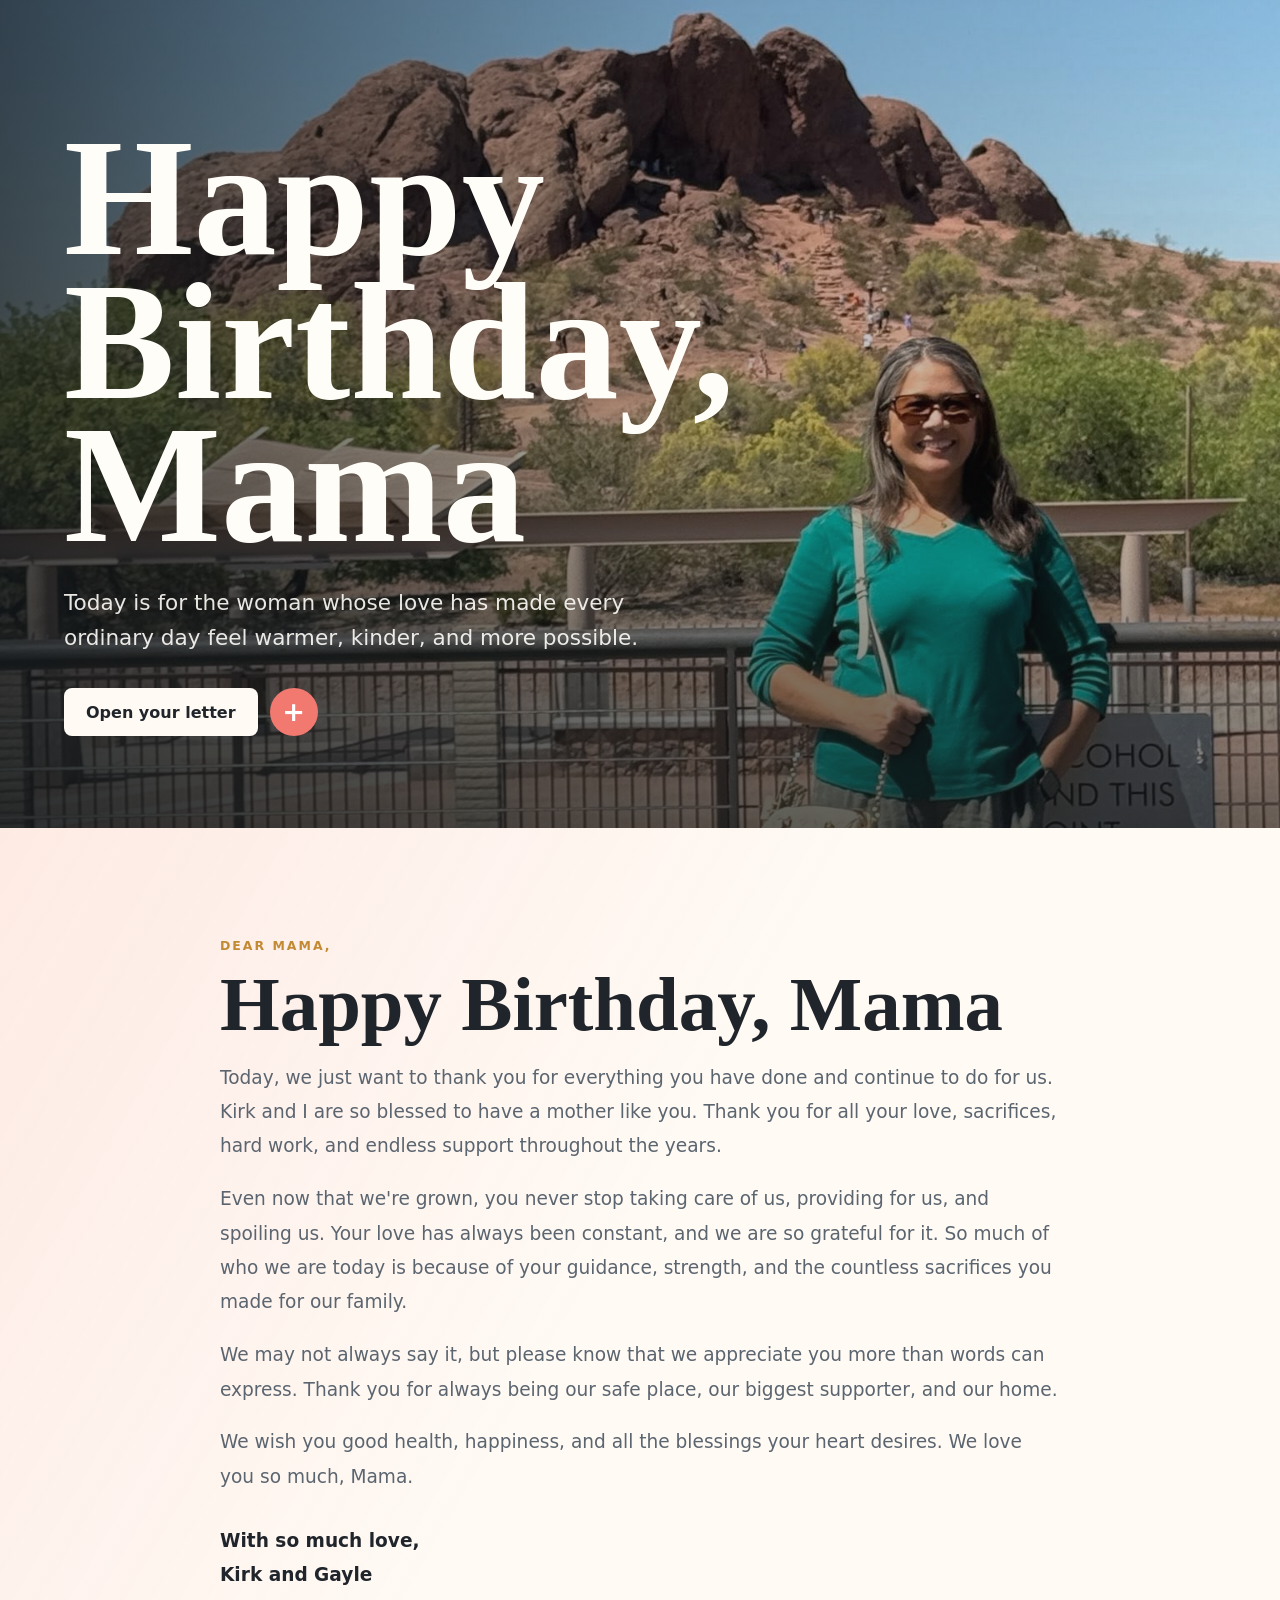
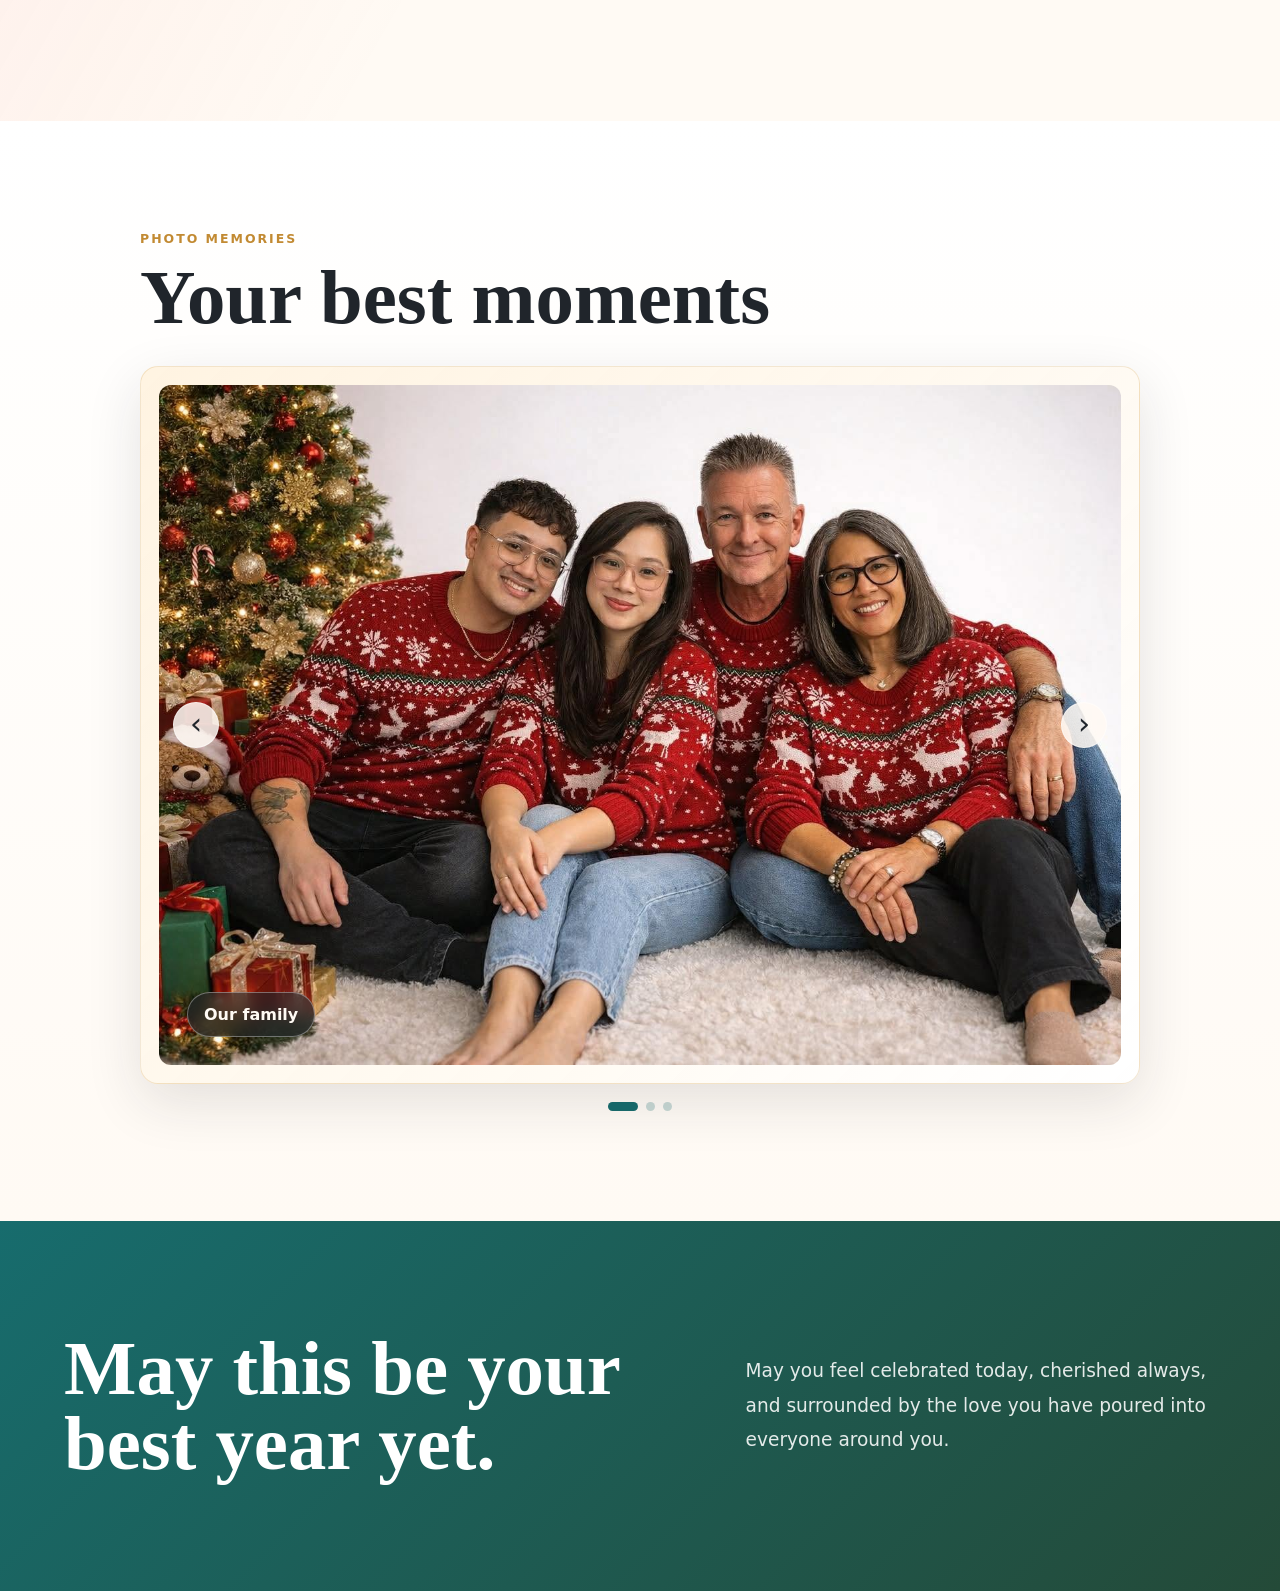
<file: index.html>
﻿<!doctype html>
<html lang="en">

<head>
  <meta charset="utf-8" />
  <meta name="viewport" content="width=device-width, initial-scale=1" />
  <meta name="description" content="A birthday greeting for Mama." />
  <title>Happy Birthday, Mama</title>
  <link rel="stylesheet" href="styles.css" />
</head>

<body>
  <main class="page-shell">
    <section class="hero" aria-label="Birthday greeting">
      <img class="hero-art" src="assets/mama.jpg" alt="Birthday pic of mama" />
      <div class="hero-scrim"></div>
      <div class="hero-content">
        <h1>Happy Birthday, Mama</h1>
        <p class="hero-copy">
          Today is for the woman whose love has made every ordinary day feel warmer, kinder, and more possible.
        </p>
        <div class="hero-actions" aria-label="Page actions">
          <button class="primary-action" type="button" id="openLetter">Open your letter</button>
          <button class="icon-action" type="button" id="celebrate" aria-label="Celebrate"><span
              aria-hidden="true">+</span></button>
        </div>
      </div>
    </section>

    <section class="letter-section" id="letter" aria-labelledby="letter-title">
      <div class="letter-wrap">
        <p class="section-kicker">Dear Mama,</p>
        <h2 id="letter-title">Happy Birthday, Mama</h2>
        <p>
          Today, we just want to thank you for everything you have done and continue to do for us. Kirk and I are so
          blessed to have a mother like you. Thank you for all your love, sacrifices, hard work, and endless support
          throughout the years.
        </p>
        <p>
          Even now that we're grown, you never stop taking care of us, providing for us, and spoiling us. Your love has
          always been constant, and we are so grateful for it. So much of who we are today is because of your guidance,
          strength, and the countless sacrifices you made for our family.
        </p>
        <p>
          We may not always say it, but please know that we appreciate you more than words can express. Thank you for
          always being our safe place, our biggest supporter, and our home.
        </p>
        <p>
          We wish you good health, happiness, and all the blessings your heart desires. We love you so much, Mama.
        </p>
        <p class="signature">With so much love,<br />Kirk and Gayle</p>
      </div>
    </section>

    <section class="memories-section" aria-labelledby="memories-title">
      <div class="section-heading">
        <p class="section-kicker">Photo memories</p>
        <h2 id="memories-title">Your best moments</h2>
      </div>
      <div class="carousel" aria-roledescription="carousel" aria-label="Photo memories of Mama">
        <div class="carousel-frame">
          <button class="carousel-button carousel-button-prev" type="button" data-carousel-prev
            aria-label="Previous photo">&lsaquo;</button>
          <div class="carousel-viewport">
            <div class="carousel-track" id="memoryCarousel">
              <figure class="carousel-slide">
                <img src="assets/family.jpg" alt="A favorite portrait of Mama" />
                <figcaption>Our family</figcaption>
              </figure>
              <figure class="carousel-slide">
                <img src="assets/rob%26mama.jpg" alt="A family memory with Mama" />
                <figcaption>You and Rob</figcaption>
              </figure>
              <figure class="carousel-slide">
                <img src="assets/with-emmy.jpg" alt="A sweet memory with Mama" />
                <figcaption>With Emi</figcaption>
              </figure>
            </div>
          </div>
          <button class="carousel-button carousel-button-next" type="button" data-carousel-next
            aria-label="Next photo">&rsaquo;</button>
        </div>
        <div class="carousel-dots" role="tablist" aria-label="Choose photo"></div>
      </div>
    </section>

    <section class="wish-section" aria-labelledby="wish-title">
      <div>
        <h2 id="wish-title">May this be your best year yet.</h2>
      </div>
      <p>
        May you feel celebrated today, cherished always, and surrounded by the love you have poured
        into everyone around you.
      </p>
    </section>
  </main>

  <div class="confetti-layer" id="confettiLayer" aria-hidden="true"></div>
  <script src="script.js"></script>
</body>

</html>
</file>
<file: styles.css>
﻿:root {
  color-scheme: light;
  --ink: #20252b;
  --muted: #5b6570;
  --paper: #fffaf4;
  --rose: #d94f65;
  --coral: #f27970;
  --teal: #176c6d;
  --gold: #c28a32;
  --line: rgba(32, 37, 43, 0.14);
}

* { box-sizing: border-box; }
html { scroll-behavior: smooth; }
body {
  margin: 0;
  background: var(--paper);
  color: var(--ink);
  font-family: Inter, ui-sans-serif, system-ui, -apple-system, BlinkMacSystemFont, "Segoe UI", sans-serif;
}
button { font: inherit; }
.page-shell { min-height: 100vh; overflow: hidden; }
.hero {
  position: relative;
  min-height: 92svh;
  display: grid;
  align-items: end;
  isolation: isolate;
  padding: clamp(24px, 5vw, 64px);
}
.hero-art, .hero-scrim { position: absolute; inset: 0; }
.hero-art { width: 100%; height: 100%; object-fit: cover; z-index: -3; }
.hero-scrim {
  z-index: -2;
  background: linear-gradient(90deg, rgba(20, 24, 27, 0.76), rgba(20, 24, 27, 0.26) 56%, rgba(20, 24, 27, 0.08)),
    linear-gradient(0deg, rgba(20, 24, 27, 0.6), rgba(20, 24, 27, 0.04) 48%);
}
.hero-content { width: min(760px, 100%); color: #fffdf8; padding-block: 28px; }
.eyebrow, .section-kicker {
  margin: 0 0 14px;
  color: var(--gold);
  font-size: 0.78rem;
  font-weight: 800;
  letter-spacing: 0.16em;
  text-transform: uppercase;
}
h1, h2 { margin: 0; font-family: Georgia, "Times New Roman", serif; letter-spacing: 0; }
.hero h1 { max-width: 10ch; font-size: clamp(4rem, 13vw, 10.5rem); line-height: 0.86; }
.hero-copy { max-width: 620px; margin: 28px 0 0; color: rgba(255, 253, 248, 0.9); font-size: clamp(1.1rem, 2vw, 1.35rem); line-height: 1.65; }
.hero-actions { display: flex; align-items: center; gap: 12px; margin-top: 32px; }
.primary-action, .icon-action { border: 0; cursor: pointer; transition: transform 180ms ease, background 180ms ease; }
.primary-action { min-height: 48px; padding: 0 22px; border-radius: 8px; background: #fffaf4; color: var(--ink); font-weight: 800; }
.icon-action { display: grid; width: 48px; height: 48px; place-items: center; border-radius: 999px; background: var(--coral); color: white; font-size: 1.7rem; font-weight: 700; line-height: 1; }
.primary-action:hover, .icon-action:hover { transform: translateY(-2px); }
.letter-section, .memories-section, .wish-section { padding: clamp(54px, 9vw, 110px) clamp(20px, 5vw, 72px); }
.letter-section { background: linear-gradient(120deg, rgba(242, 121, 112, 0.12), transparent 48%), var(--paper); }
.letter-wrap, .section-heading, .carousel { width: min(1000px, 100%); margin-inline: auto; }
.letter-wrap { max-width: 840px; }
h2 { font-size: clamp(2.4rem, 6vw, 5.8rem); line-height: 0.98; }
.letter-wrap p:not(.section-kicker), .wish-section p { color: var(--muted); font-size: clamp(1rem, 1.6vw, 1.16rem); line-height: 1.85; }
.signature { margin-top: 30px; color: var(--ink) !important; font-weight: 800; }
.memories-section {
  background:
    linear-gradient(180deg, #fff 0%, rgba(255, 250, 244, 0.92) 100%);
}
.section-heading { margin-bottom: 30px; }
.carousel { display: grid; gap: 18px; }
.carousel-frame {
  position: relative;
  padding: clamp(10px, 2vw, 18px);
  border: 1px solid rgba(194, 138, 50, 0.2);
  border-radius: 18px;
  background: linear-gradient(135deg, rgba(255, 241, 219, 0.82), rgba(255, 255, 255, 0.94));
  box-shadow: 0 18px 55px rgba(32, 37, 43, 0.12);
}
.carousel-viewport {
  overflow: hidden;
  border-radius: 12px;
  background: #fffaf4;
}
.carousel-track { display: flex; transition: transform 420ms ease; }
.carousel-slide { position: relative; flex: 0 0 100%; margin: 0; }
.carousel-slide img {
  display: block;
  width: 100%;
  height: clamp(360px, 62vw, 680px);
  object-fit: cover;
  object-position: center;
}
.carousel-slide figcaption {
  position: absolute;
  left: clamp(14px, 3vw, 28px);
  bottom: clamp(14px, 3vw, 28px);
  max-width: min(520px, calc(100% - 28px));
  padding: 12px 16px;
  border: 1px solid rgba(255, 255, 255, 0.34);
  border-radius: 999px;
  background: rgba(32, 37, 43, 0.58);
  color: #fffaf4;
  font-weight: 800;
  backdrop-filter: blur(8px);
}
.carousel-button {
  position: absolute;
  top: 50%;
  z-index: 2;
  display: grid;
  width: 46px;
  height: 46px;
  place-items: center;
  border: 1px solid rgba(255, 255, 255, 0.48);
  border-radius: 999px;
  background: rgba(255, 250, 244, 0.86);
  color: var(--ink);
  cursor: pointer;
  font-size: 1.9rem;
  line-height: 1;
  transform: translateY(-50%);
  transition: transform 180ms ease, background 180ms ease, box-shadow 180ms ease;
}
.carousel-button:hover {
  background: #fffaf4;
  box-shadow: 0 12px 28px rgba(32, 37, 43, 0.16);
  transform: translateY(-50%) scale(1.04);
}
.carousel-button-prev { left: clamp(18px, 3vw, 32px); }
.carousel-button-next { right: clamp(18px, 3vw, 32px); }
.carousel-dots { display: flex; gap: 8px; align-items: center; justify-content: center; }
.carousel-dot {
  width: 9px;
  height: 9px;
  padding: 0;
  border: 0;
  border-radius: 999px;
  background: rgba(23, 108, 109, 0.24);
  cursor: pointer;
  transition: width 180ms ease, background 180ms ease;
}
.carousel-dot.is-active { width: 30px; background: var(--teal); }
.wish-section { display: grid; grid-template-columns: minmax(0, 0.9fr) minmax(280px, 0.7fr); gap: clamp(28px, 6vw, 80px); align-items: center; background: linear-gradient(135deg, var(--teal), #244a38); color: white; }
.wish-section .section-kicker { color: #ffd38a; }
.wish-section p { margin: 0; color: rgba(255, 255, 255, 0.88); }
.confetti-layer { pointer-events: none; position: fixed; inset: 0; z-index: 20; overflow: hidden; }
.confetti { position: absolute; top: -18px; width: 10px; height: 16px; border-radius: 2px; animation: fall var(--duration) linear forwards; transform: rotate(var(--turn)); }
@keyframes fall { to { translate: var(--drift) 108vh; rotate: 720deg; opacity: 0.86; } }
@media (max-width: 820px) {
  .hero { min-height: 88svh; }
  .hero-scrim { background: linear-gradient(0deg, rgba(20, 24, 27, 0.76), rgba(20, 24, 27, 0.18) 68%), linear-gradient(90deg, rgba(20, 24, 27, 0.42), rgba(20, 24, 27, 0.08)); }
  .hero h1 { font-size: clamp(3.4rem, 18vw, 6.4rem); }
  .wish-section { grid-template-columns: 1fr; }
  .carousel-frame { padding: 8px; border-radius: 14px; }
  .carousel-slide img { height: clamp(300px, 82vw, 520px); }
  .carousel-slide figcaption { position: static; max-width: none; border: 0; border-radius: 0; background: #fffaf4; color: var(--teal); backdrop-filter: none; }
  .carousel-button { width: 40px; height: 40px; font-size: 1.6rem; }
  .carousel-button-prev { left: 14px; }
  .carousel-button-next { right: 14px; }
}
@media (prefers-reduced-motion: reduce) {
  *, *::before, *::after { scroll-behavior: auto !important; animation-duration: 0.01ms !important; animation-iteration-count: 1 !important; transition-duration: 0.01ms !important; }
}
</file>
